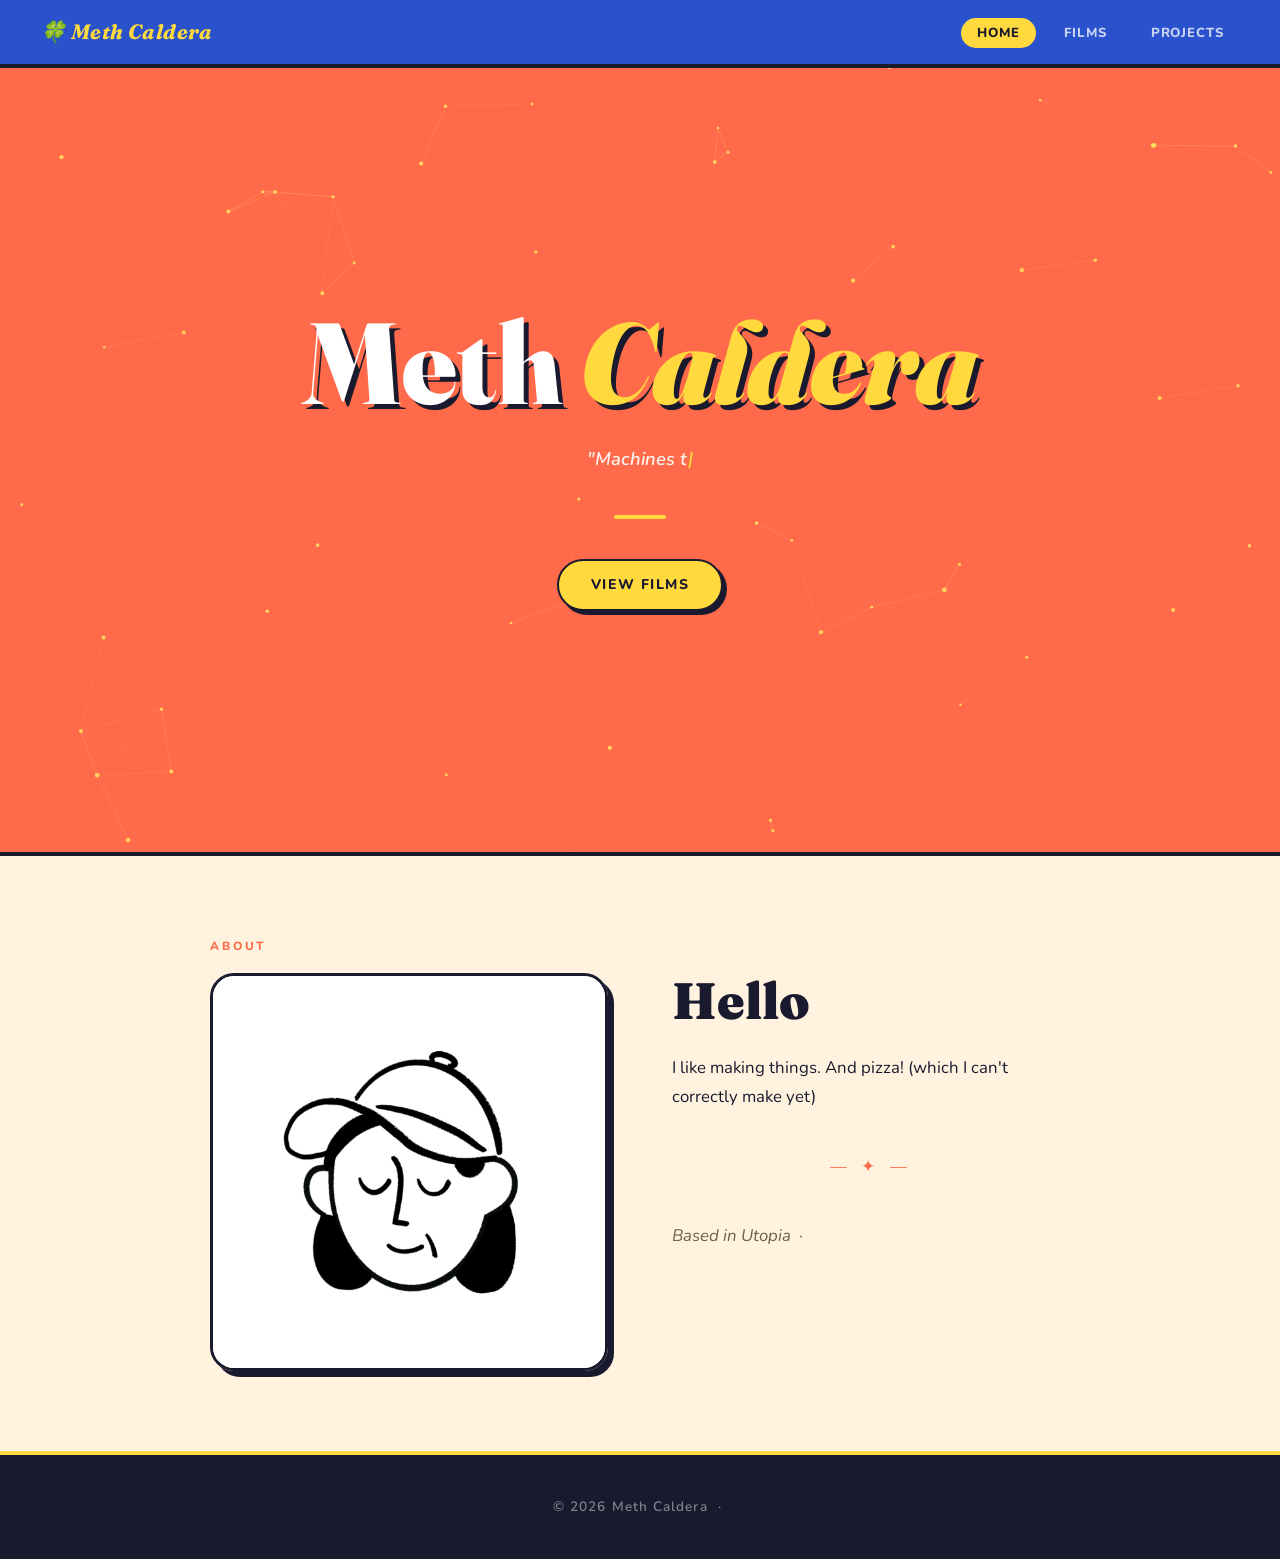
<file: index.html>
<!DOCTYPE html>
<html lang="en">
<head>
  <meta charset="UTF-8" />
  <meta name="viewport" content="width=device-width, initial-scale=1.0" />
  <title>🍀 Meth Caldera</title>
  <link rel="icon" href="data:image/svg+xml,<svg xmlns='http://www.w3.org/2000/svg' viewBox='0 0 100 100'><text y='.9em' font-size='90'>🍀</text></svg>">
  <link rel="stylesheet" href="style.css" />
</head>
<body>

<nav>
  <a class="nav-brand" href="index.html">🍀 Meth Caldera</a>
  <ul class="nav-links">
    <li><a href="index.html" class="active">Home</a></li>
    <li><a href="films.html">Films</a></li>
    <li><a href="book.html">Projects</a></li>
  </ul>
</nav>

<!-- HERO -->
<section class="hero">
  <canvas class="hero-canvas" aria-hidden="true"></canvas>
  <div class="hero-content">
    <h1>Meth <em>Caldera</em></h1>
    <p class="hero-tagline"><span class="typewriter" data-text='"Machines take me by surprise with great frequency." — Alan Turing'></span></p>
    <div class="hero-divider"></div>
    <a href="films.html" class="btn">View Films</a>
  </div>
</section>

<!-- ABOUT -->
<section class="about-section">
  <div class="container">
    <p class="section-label">About</p>
    <div class="about-grid">
      <img src="image.png" alt="Meth Caldera" class="about-image" />
      <div>
        <h2>Hello<br><em></em></h2>
        <p>
          I like making things. 
          And pizza! (which I can't correctly make yet)
        </p>
       
        <hr class="ornament" />
        <p class="text-muted">
          Based in Utopia &nbsp;·&nbsp; 
        </p>
      </div>
    </div>
  </div>
</section>

<!-- FOOTER -->
<footer>
  <p>&copy; 2026 Meth Caldera &nbsp;·&nbsp; </p>
</footer>

<script>
// ── Particle constellation ──────────────────────────────────────────────────
(function () {
  const canvas = document.querySelector('.hero-canvas');
  const ctx    = canvas.getContext('2d');
  const COUNT  = 55;
  const LINK   = 140;
  const SPEED  = 0.28;

  let W, H, particles;

  function resize() {
    W = canvas.width  = canvas.offsetWidth;
    H = canvas.height = canvas.offsetHeight;
  }

  function rand(min, max) { return Math.random() * (max - min) + min; }

  function makeParticle() {
    return {
      x:  rand(0, W),
      y:  rand(0, H),
      vx: rand(-SPEED, SPEED),
      vy: rand(-SPEED, SPEED),
      r:  rand(1.2, 2.4),
    };
  }

  function init() {
    resize();
    particles = Array.from({ length: COUNT }, makeParticle);
  }

  function draw() {
    ctx.clearRect(0, 0, W, H);

    for (let i = 0; i < COUNT; i++) {
      for (let j = i + 1; j < COUNT; j++) {
        const dx   = particles[i].x - particles[j].x;
        const dy   = particles[i].y - particles[j].y;
        const dist = Math.sqrt(dx * dx + dy * dy);
        if (dist < LINK) {
          const alpha = (1 - dist / LINK) * 0.35;
          ctx.strokeStyle = `rgba(255, 235, 100, ${alpha})`;
          ctx.lineWidth   = 0.7;
          ctx.beginPath();
          ctx.moveTo(particles[i].x, particles[i].y);
          ctx.lineTo(particles[j].x, particles[j].y);
          ctx.stroke();
        }
      }
    }

    particles.forEach(p => {
      ctx.beginPath();
      ctx.arc(p.x, p.y, p.r, 0, Math.PI * 2);
      ctx.fillStyle = 'rgba(255, 235, 100, 0.80)';
      ctx.fill();

      p.x += p.vx;
      p.y += p.vy;

      if (p.x < -10) p.x = W + 10;
      if (p.x > W + 10) p.x = -10;
      if (p.y < -10) p.y = H + 10;
      if (p.y > H + 10) p.y = -10;
    });

    requestAnimationFrame(draw);
  }

  window.addEventListener('resize', () => { resize(); });
  init();
  draw();
})();

// ── Typewriter ──────────────────────────────────────────────────────────────
(function () {
  const el   = document.querySelector('.typewriter');
  const text = el.dataset.text;
  let   i    = 0;

  function type() {
    if (i <= text.length) {
      el.textContent = text.slice(0, i);
      i++;
      setTimeout(type, i === 1 ? 900 : 38);
    }
  }

  type();
})();
</script>
</body>
</html>
</file>
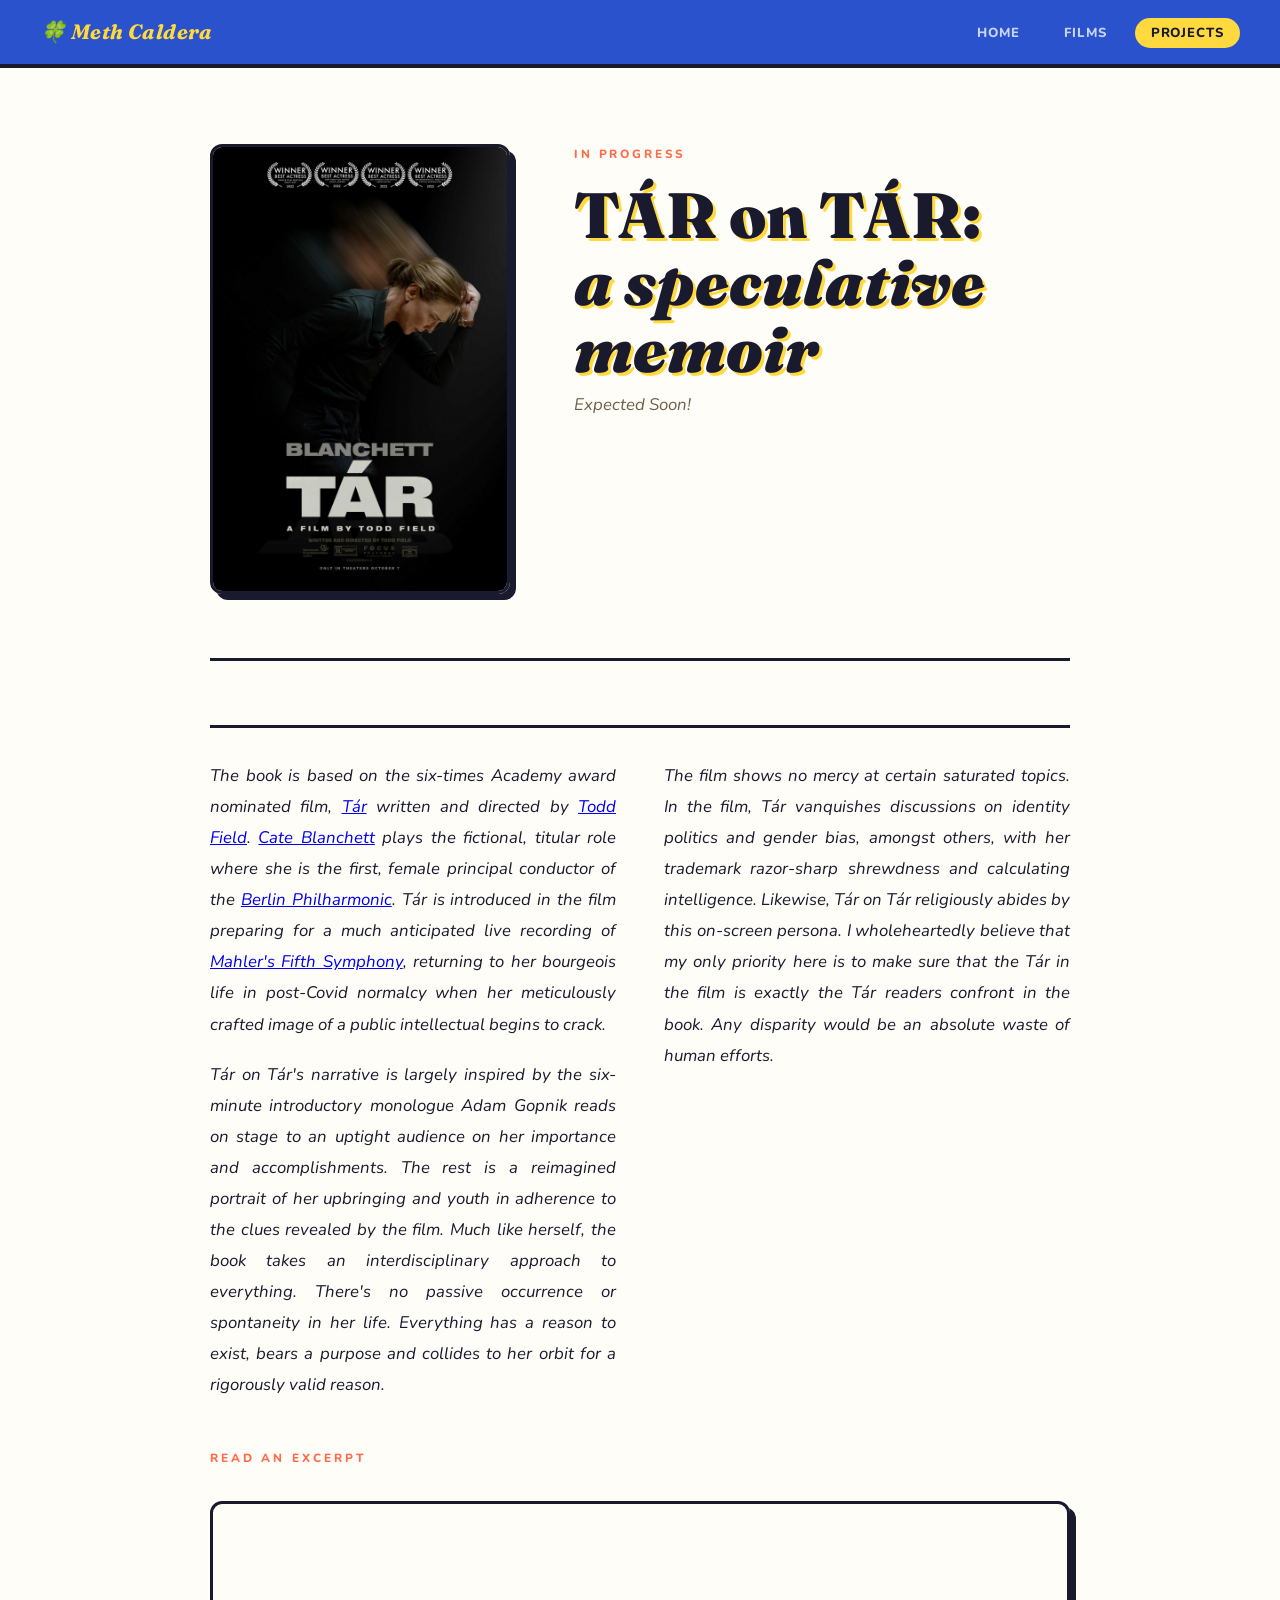
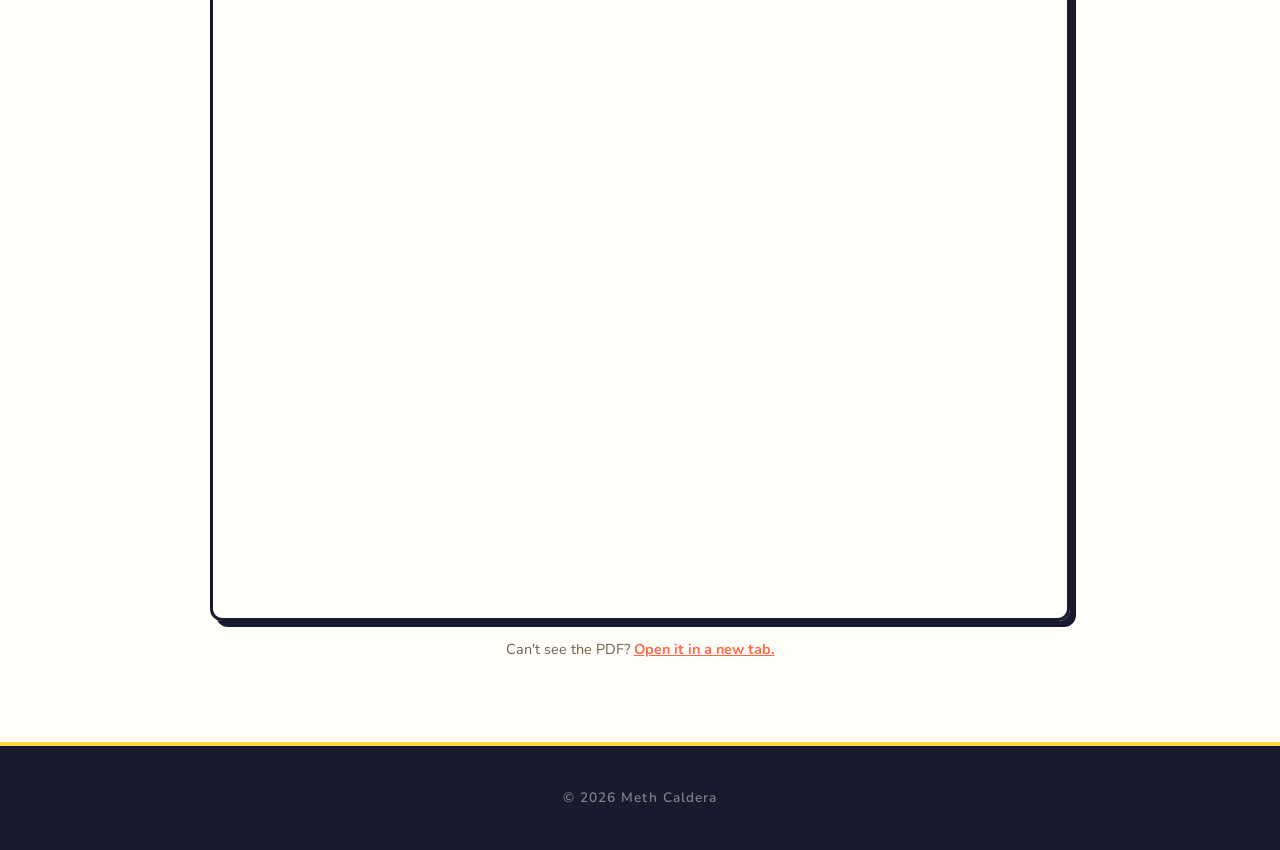
<file: book.html>
<!DOCTYPE html>
<html lang="en">
<head>
  <meta charset="UTF-8" />
  <meta name="viewport" content="width=device-width, initial-scale=1.0" />
  <title>Projects — 🍀 Meth Caldera</title>
  <link rel="icon" href="data:image/svg+xml,<svg xmlns='http://www.w3.org/2000/svg' viewBox='0 0 100 100'><text y='.9em' font-size='90'>🍀</text></svg>">
  <link rel="stylesheet" href="style.css" />
</head>
<body>

<nav>
  <a class="nav-brand" href="index.html">🍀 Meth Caldera</a>
  <ul class="nav-links">
    <li><a href="index.html">Home</a></li>
    <li><a href="films.html">Films</a></li>
    <li><a href="book.html" class="active">Projects</a></li>
  </ul>
</nav>

<section>
  <div class="container">

    <!-- BOOK HERO: image + title only -->
    <div class="book-hero">
      <img src="Tar.jpg" alt="Tar on Tar cover" class="book-cover-img" />
      <div>
        <p class="section-label">In Progress</p>
        <h1 class="book-title">TÁR on TÁR:<br><em>a speculative memoir</em></h1>
        <p class="text-muted">Expected Soon!</p>
      </div>
    </div>

    <!-- DESCRIPTION: full width -->
    <div class="book-description">
      <p><i>
        The book is based on the six-times Academy award nominated film,
        <a href="https://en.wikipedia.org/wiki/T%C3%A1r" target="_blank">Tár</a>
        written and directed by
        <a href="https://en.wikipedia.org/wiki/Todd_Field" target="_blank">Todd Field</a>.
        <a href="https://en.wikipedia.org/wiki/Cate_Blanchett" target="_blank">Cate Blanchett</a>
        plays the fictional, titular role where she is the first, female principal conductor
        of the <a href="https://en.wikipedia.org/wiki/Berlin_Philharmonic" target="_blank">Berlin Philharmonic</a>.
        Tár is introduced in the film preparing for a much anticipated live recording of
        <a href="https://en.wikipedia.org/wiki/Symphony_No._5_(Mahler)" target="_blank">Mahler's Fifth Symphony</a>,
        returning to her bourgeois life in post-Covid normalcy when her meticulously crafted
        image of a public intellectual begins to crack.
      </i></p>
      <p><i>
        Tár on Tár's narrative is largely inspired by the six-minute introductory monologue
        Adam Gopnik reads on stage to an uptight audience on her importance and accomplishments.
        The rest is a reimagined portrait of her upbringing and youth in adherence to the clues
        revealed by the film. Much like herself, the book takes an interdisciplinary approach
        to everything. There's no passive occurrence or spontaneity in her life. Everything has
        a reason to exist, bears a purpose and collides to her orbit for a rigorously valid reason.
      </i></p>
      <p><i>
        The film shows no mercy at certain saturated topics. In the film, Tár vanquishes
        discussions on identity politics and gender bias, amongst others, with her trademark
        razor-sharp shrewdness and calculating intelligence. Likewise, Tár on Tár religiously
        abides by this on-screen persona. I wholeheartedly believe that my only priority here
        is to make sure that the Tár in the film is exactly the Tár readers confront in the book.
        Any disparity would be an absolute waste of human efforts.
      </i></p>
    </div>

    <!-- EXCERPT SECTION -->
    <p class="excerpt-label">Read an excerpt</p>

    <div class="pdf-reader-wrap">
      <iframe
        src="TaronTar.pdf"
        title="Tar on Tar — excerpt"
        class="pdf-reader">
      </iframe>
      <p class="pdf-fallback">
        Can't see the PDF? <a href="TaronTar.pdf" target="_blank">Open it in a new tab.</a>
      </p>
    </div>

  </div>
</section>

<footer>
  <p>&copy; 2026 Meth Caldera</p>
</footer>

</body>
</html>
</file>
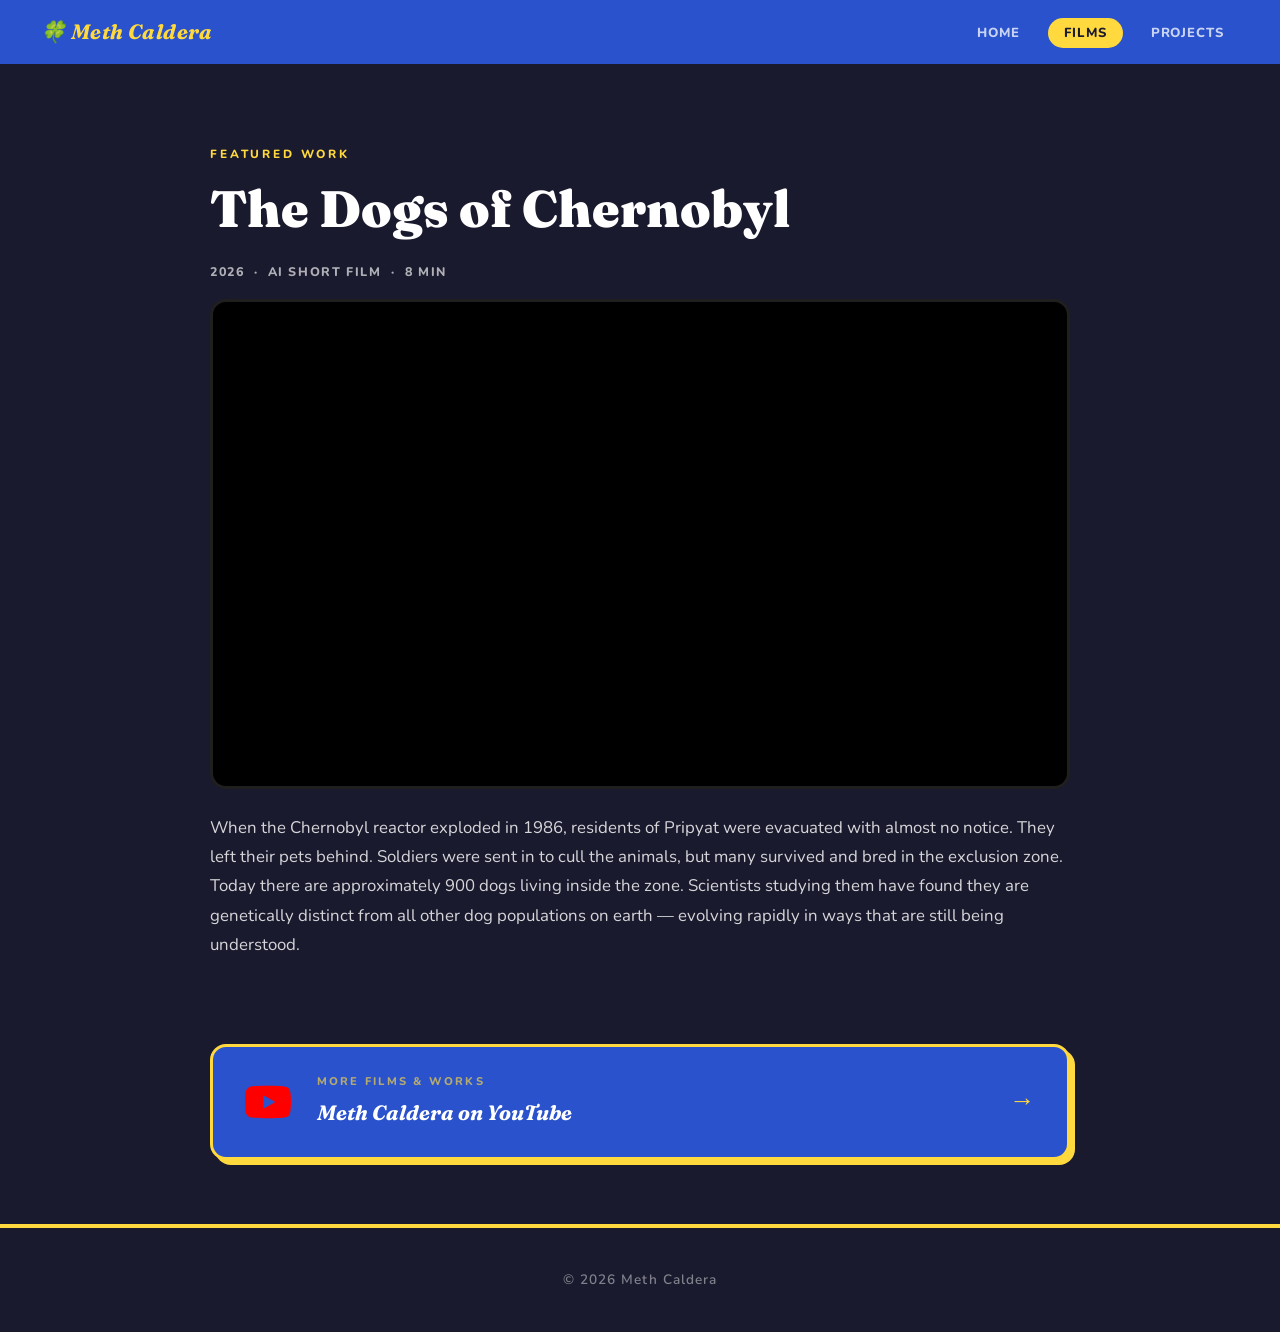
<file: films.html>
<!DOCTYPE html>
<html lang="en">
<head>
  <meta charset="UTF-8" />
  <meta name="viewport" content="width=device-width, initial-scale=1.0" />
  <title>Films — 🍀 Meth Caldera</title>
  <link rel="icon" href="data:image/svg+xml,<svg xmlns='http://www.w3.org/2000/svg' viewBox='0 0 100 100'><text y='.9em' font-size='90'>🍀</text></svg>">
  <link rel="stylesheet" href="style.css" />
</head>
<body>

<nav>
  <a class="nav-brand" href="index.html">🍀 Meth Caldera</a>
  <ul class="nav-links">
    <li><a href="index.html">Home</a></li>
    <li><a href="films.html" class="active">Films</a></li>
    <li><a href="book.html">Projects</a></li>
  </ul>
</nav>

<!-- FEATURED FILM -->
<section class="featured-film">
  <div class="container">
    <p class="section-label">Featured Work</p>
    <h2>The Dogs of Chernobyl</h2>
    <p class="film-meta">2026 &nbsp;·&nbsp; AI Short Film &nbsp;·&nbsp; 8 min</p>

    <div class="video-wrap">
      <iframe
        src="https://www.youtube.com/embed/HawZcTEXaWE?si=YjtFyUexYAJcV0-s"
        title="The Dogs of Chernobyl"
        frameborder="0"
        allow="accelerometer; autoplay; clipboard-write; encrypted-media; gyroscope; picture-in-picture; web-share"
        referrerpolicy="strict-origin-when-cross-origin"
        allowfullscreen>
      </iframe>
    </div>

    <p>
      When the Chernobyl reactor exploded in 1986, residents of Pripyat were evacuated
      with almost no notice. They left their pets behind. Soldiers were sent in to cull
      the animals, but many survived and bred in the exclusion zone. Today there are
      approximately 900 dogs living inside the zone. Scientists studying them have found
      they are genetically distinct from all other dog populations on earth — evolving
      rapidly in ways that are still being understood.
    </p>
  </div>
</section>

<!-- YOUTUBE CHANNEL BANNER -->
<section class="yt-banner-section">
  <div class="container">
    <a
      href="https://www.youtube.com/channel/UCdeylGvIh-O58c8aClDujAQ"
      target="_blank"
      rel="noopener"
      class="yt-banner"
    >
      <div class="yt-banner-icon">
        <svg viewBox="0 0 24 24" fill="currentColor" aria-hidden="true">
          <path d="M23.498 6.186a3.016 3.016 0 0 0-2.122-2.136C19.505 3.545 12 3.545 12
            3.545s-7.505 0-9.377.505A3.017 3.017 0 0 0 .502 6.186C0 8.07 0 12 0
            12s0 3.93.502 5.814a3.016 3.016 0 0 0 2.122 2.136c1.871.505 9.376.505
            9.376.505s7.505 0 9.377-.505a3.015 3.015 0 0 0 2.122-2.136C24 15.93 24
            12 24 12s0-3.93-.502-5.814zM9.545 15.568V8.432L15.818 12l-6.273 3.568z"/>
        </svg>
      </div>
      <div class="yt-banner-text">
        <p class="yt-banner-label">More films &amp; works</p>
        <p class="yt-banner-name">Meth Caldera on YouTube</p>
      </div>
      <div class="yt-banner-arrow">→</div>
    </a>
  </div>
</section>

  
      
  

    </div>
  </div>
</section>

<footer>
  <p>&copy; 2026 Meth Caldera</p>
</footer>

</body>
</html>
</file>
<file: style.css>
@import url('https://fonts.googleapis.com/css2?family=Nunito:ital,wght@0,400;0,600;0,700;0,800;0,900;1,400;1,700&family=Fraunces:ital,wght@0,700;0,900;1,400;1,700&display=swap');

*, *::before, *::after { box-sizing: border-box; margin: 0; padding: 0; }

:root {
  --bg:      #FFFDF7;
  --bg-clay: #FFF3E0;
  --cobalt:  #2952CC;
  --coral:   #FF6B4A;
  --yellow:  #FFD93D;
  --mint:    #4ECDC4;
  --navy:    #1A1A2E;
  --text:    #1A1A2E;
  --muted:   #6E5F4A;
  --border:  #E5DDD0;
  --serif:   'Fraunces', Georgia, serif;
  --body:    'Nunito', sans-serif;
}

html { scroll-behavior: smooth; }

body {
  background: var(--bg);
  color: var(--text);
  font-family: var(--body);
  font-size: 1.05rem;
  line-height: 1.75;
}

/* ── NAV ── */
nav {
  position: sticky;
  top: 0;
  z-index: 100;
  background: var(--cobalt);
  display: flex;
  align-items: center;
  justify-content: space-between;
  padding: 0 2.5rem;
  height: 64px;
  box-shadow: 0 4px 0 var(--navy);
}

.nav-brand {
  font-family: var(--serif);
  font-size: 1.3rem;
  font-weight: 700;
  font-style: italic;
  color: var(--yellow);
  text-decoration: none;
  letter-spacing: .02em;
}

.nav-links {
  display: flex;
  gap: .75rem;
  list-style: none;
}

.nav-links a {
  font-family: var(--body);
  font-size: .82rem;
  font-weight: 800;
  letter-spacing: .07em;
  text-transform: uppercase;
  color: rgba(255,255,255,.75);
  text-decoration: none;
  padding: .38rem 1rem;
  border-radius: 50px;
  transition: background .18s, color .18s;
}

.nav-links a:hover,
.nav-links a.active {
  background: var(--yellow);
  color: var(--navy);
}

/* ── HERO ── */
.hero {
  position: relative;
  overflow: hidden;
  min-height: 88vh;
  display: flex;
  flex-direction: column;
  align-items: center;
  justify-content: center;
  text-align: center;
  padding: 5rem 2rem;
  background: var(--coral);
  border-bottom: 4px solid var(--navy);
}

.hero-canvas {
  position: absolute;
  inset: 0;
  width: 100%;
  height: 100%;
  pointer-events: none;
}

.hero-content {
  position: relative;
  z-index: 1;
  display: flex;
  flex-direction: column;
  align-items: center;
}

.hero-eyebrow {
  font-family: var(--body);
  font-size: .78rem;
  font-weight: 800;
  letter-spacing: .22em;
  text-transform: uppercase;
  color: var(--yellow);
  background: var(--navy);
  display: inline-block;
  padding: .3rem 1.1rem;
  border-radius: 50px;
  margin-bottom: 1.4rem;
}

.hero h1 {
  font-family: var(--serif);
  font-size: clamp(3.5rem, 9vw, 7.5rem);
  font-weight: 900;
  line-height: 1;
  color: #fff;
  margin-bottom: 1.4rem;
  text-shadow: 5px 5px 0 var(--navy);
}

.hero h1 em {
  font-style: italic;
  color: var(--yellow);
}

.hero-tagline {
  font-family: var(--body);
  font-size: clamp(.92rem, 2vw, 1.15rem);
  font-weight: 600;
  font-style: italic;
  color: rgba(255,255,255,.92);
  max-width: 520px;
  margin-bottom: 2.5rem;
}

.hero-divider {
  width: 52px;
  height: 4px;
  background: var(--yellow);
  border-radius: 2px;
  margin: 0 auto 2.5rem;
}

.typewriter::after {
  content: '|';
  display: inline-block;
  margin-left: 1px;
  animation: blink .75s step-end infinite;
  color: var(--yellow);
}

@keyframes blink {
  0%, 100% { opacity: 1; }
  50%       { opacity: 0; }
}

/* ── BUTTONS ── */
.btn {
  display: inline-block;
  font-family: var(--body);
  font-size: .88rem;
  font-weight: 800;
  letter-spacing: .1em;
  text-transform: uppercase;
  color: var(--navy);
  background: var(--yellow);
  border: 2.5px solid var(--navy);
  box-shadow: 4px 4px 0 var(--navy);
  padding: .72rem 2rem;
  border-radius: 50px;
  text-decoration: none;
  transition: box-shadow .12s, transform .12s;
}

.btn:hover {
  box-shadow: 2px 2px 0 var(--navy);
  transform: translate(2px, 2px);
}

/* ── LAYOUT ── */
section { padding: 5rem 2rem; }
.container      { max-width: 860px;  margin: 0 auto; }
.container-wide { max-width: 1100px; margin: 0 auto; }

.section-label {
  font-family: var(--body);
  font-size: .74rem;
  font-weight: 800;
  letter-spacing: .24em;
  text-transform: uppercase;
  color: var(--coral);
  margin-bottom: 1rem;
}

h2 {
  font-family: var(--serif);
  font-size: clamp(2rem, 4vw, 3.2rem);
  font-weight: 900;
  line-height: 1.1;
  margin-bottom: 1.5rem;
  color: var(--navy);
}

h3 {
  font-family: var(--serif);
  font-size: 1.5rem;
  font-weight: 700;
  margin-bottom: .6rem;
}

p { margin-bottom: 1.2rem; }
p:last-child { margin-bottom: 0; }
.text-muted { color: var(--muted); font-style: italic; }

hr.ornament {
  border: none;
  text-align: center;
  color: var(--coral);
  margin: 2.5rem auto;
}
hr.ornament::before { content: '— ✦ —'; letter-spacing: .3em; }

/* ── ABOUT ── */
.about-section { background: var(--bg-clay); }

.about-grid {
  display: grid;
  grid-template-columns: 1fr 1fr;
  gap: 4rem;
  align-items: start;
}

.about-image {
  width: 100%;
  aspect-ratio: 1/1;
  object-fit: cover;
  object-position: top;
  display: block;
  border-radius: 24px;
  border: 3px solid var(--navy);
  box-shadow: 6px 6px 0 var(--navy);
}

/* ── FEATURED FILM ── */
.featured-film {
  background: var(--navy);
  color: #fff;
  border-bottom: 4px solid var(--navy);
}

.featured-film .section-label { color: var(--yellow); }
.featured-film h2 { color: #fff; }
.featured-film p  { color: rgba(255,255,255,.82); }

.video-wrap {
  position: relative;
  padding-bottom: 56.25%;
  height: 0;
  overflow: hidden;
  background: #000;
  margin-bottom: 1.5rem;
  border-radius: 16px;
  border: 3px solid rgba(255,255,255,.12);
}

.video-wrap iframe {
  position: absolute;
  top: 0; left: 0;
  width: 100%; height: 100%;
  border: 0;
  border-radius: 13px;
}

.film-meta {
  font-family: var(--body);
  font-size: .78rem;
  font-weight: 800;
  letter-spacing: .13em;
  text-transform: uppercase;
  color: var(--yellow);
  opacity: .8;
  margin-bottom: 1rem;
}

/* ── YOUTUBE BANNER ── */
.yt-banner-section {
  padding: 0 2rem 4rem;
  background: var(--navy);
}

.yt-banner {
  display: flex;
  align-items: center;
  gap: 1.6rem;
  padding: 1.6rem 2rem;
  background: var(--cobalt);
  border: 3px solid var(--yellow);
  box-shadow: 5px 5px 0 var(--yellow);
  border-radius: 16px;
  text-decoration: none;
  transition: box-shadow .13s, transform .13s;
}

.yt-banner:hover {
  box-shadow: 2px 2px 0 var(--yellow);
  transform: translate(3px, 3px);
}

.yt-banner-icon { flex-shrink: 0; width: 46px; height: 46px; color: #ff0000; }
.yt-banner-icon svg { width: 100%; height: 100%; }
.yt-banner-text { flex: 1; }

.yt-banner-label {
  font-family: var(--body);
  font-size: .7rem;
  font-weight: 800;
  letter-spacing: .2em;
  text-transform: uppercase;
  color: rgba(255,217,61,.65);
  margin-bottom: .2rem;
}

.yt-banner-name {
  font-family: var(--serif);
  font-size: 1.3rem;
  font-weight: 700;
  font-style: italic;
  color: #fff;
  margin: 0;
}

.yt-banner-arrow {
  font-size: 1.6rem;
  color: var(--yellow);
  font-weight: 900;
  transition: transform .2s;
}

.yt-banner:hover .yt-banner-arrow { transform: translateX(6px); }

/* ── SHORT CLIPS ── */
.clips-section { background: var(--bg-clay); }

.clips-grid {
  display: grid;
  grid-template-columns: repeat(auto-fill, minmax(280px, 1fr));
  gap: 2rem;
}

.clip-card {
  background: #fff;
  border: 2.5px solid var(--navy);
  box-shadow: 4px 4px 0 var(--navy);
  border-radius: 16px;
  overflow: hidden;
  transition: box-shadow .13s, transform .13s;
}

.clip-card:hover {
  box-shadow: 2px 2px 0 var(--navy);
  transform: translate(2px, 2px);
}

.clip-card .video-wrap {
  margin-bottom: 0;
  border-radius: 0;
  border: none;
  border-bottom: 2px solid var(--navy);
}

.clip-card .video-wrap iframe { border-radius: 0; }

.clip-title {
  font-family: var(--serif);
  font-size: 1.05rem;
  font-weight: 700;
  margin: .9rem 1rem .2rem;
  color: var(--navy);
}

.clip-note {
  font-size: .82rem;
  color: var(--muted);
  font-weight: 600;
  margin: 0 1rem 1rem;
}

/* ── BOOK ── */
.book-hero {
  display: grid;
  grid-template-columns: 300px 1fr;
  gap: 4rem;
  align-items: start;
  padding-bottom: 4rem;
  border-bottom: 3px solid var(--navy);
  margin-bottom: 4rem;
}

.book-cover {
  aspect-ratio: 2/3;
  background: var(--navy);
  display: flex;
  align-items: center;
  justify-content: center;
  color: #b8a98a;
  font-family: var(--serif);
  font-style: italic;
  font-size: .85rem;
  text-align: center;
  padding: 1rem;
  border-radius: 12px;
  border: 3px solid var(--navy);
}

.book-cover-img {
  width: 300px;
  aspect-ratio: 2/3;
  object-fit: cover;
  border-radius: 12px;
  border: 3px solid var(--navy);
  box-shadow: 6px 6px 0 var(--navy);
  flex-shrink: 0;
}

.book-title {
  font-family: var(--serif);
  font-size: clamp(2.2rem, 5vw, 4rem);
  font-weight: 900;
  line-height: 1.05;
  margin-bottom: .5rem;
  color: var(--navy);
  text-shadow: 3px 3px 0 var(--yellow);
}

.book-subtitle {
  font-family: var(--serif);
  font-size: 1.2rem;
  font-style: italic;
  color: var(--muted);
  margin-bottom: 2rem;
}

.book-description {
  margin: 2.5rem 0 3rem;
  padding-top: 2rem;
  border-top: 3px solid var(--navy);
  columns: 2;
  column-gap: 3rem;
  font-size: 1.05rem;
  line-height: 1.85;
  text-align: justify;
  hyphens: auto;
}

.book-description p { margin-bottom: 1.2rem; break-inside: avoid; }

/* ── EXCERPT ── */
.excerpt-label {
  font-family: var(--body);
  font-size: .74rem;
  font-weight: 800;
  letter-spacing: .26em;
  text-transform: uppercase;
  color: var(--coral);
  margin-bottom: 2rem;
}

.excerpt-reader { max-width: 620px; margin: 0 auto; }

.excerpt-reader p {
  font-size: 1.1rem;
  line-height: 1.9;
  text-align: justify;
  hyphens: auto;
}

.excerpt-reader .chapter-head {
  font-family: var(--serif);
  font-size: 1.5rem;
  font-weight: 700;
  font-style: italic;
  text-align: center;
  margin-bottom: 2rem;
  color: var(--coral);
}

.excerpt-reader .page-break {
  text-align: center;
  color: var(--border);
  margin: 2.5rem 0;
  font-size: .8rem;
  letter-spacing: .3em;
}
.excerpt-reader .page-break::before { content: '· · ·'; }

/* ── PDF READER ── */
.pdf-reader-wrap { margin: 0 auto; max-width: 860px; }

.pdf-reader {
  display: block;
  width: 100%;
  height: 80vh;
  min-height: 520px;
  border: 3px solid var(--navy);
  border-radius: 12px;
  box-shadow: 6px 6px 0 var(--navy);
}

.pdf-fallback {
  text-align: center;
  margin-top: 1rem;
  font-size: .9rem;
  color: var(--muted);
}
.pdf-fallback a { color: var(--coral); font-weight: 700; }

/* ── FOOTER ── */
footer {
  background: var(--navy);
  color: rgba(255,255,255,.45);
  text-align: center;
  padding: 2.5rem;
  font-family: var(--body);
  font-size: .85rem;
  font-weight: 600;
  letter-spacing: .08em;
  border-top: 4px solid var(--yellow);
}

footer a { color: var(--yellow); text-decoration: none; }
footer a:hover { text-decoration: underline; }

/* ── RESPONSIVE ── */
@media (max-width: 700px) {
  nav { padding: 0 1.2rem; }
  .nav-links { gap: .4rem; }
  .nav-links a { padding: .3rem .65rem; font-size: .72rem; }
  .about-grid { grid-template-columns: 1fr; }
  .book-hero { grid-template-columns: 1fr; }
  .book-cover-img { max-width: 200px; }
  .book-description { columns: 1; }
}
</file>
